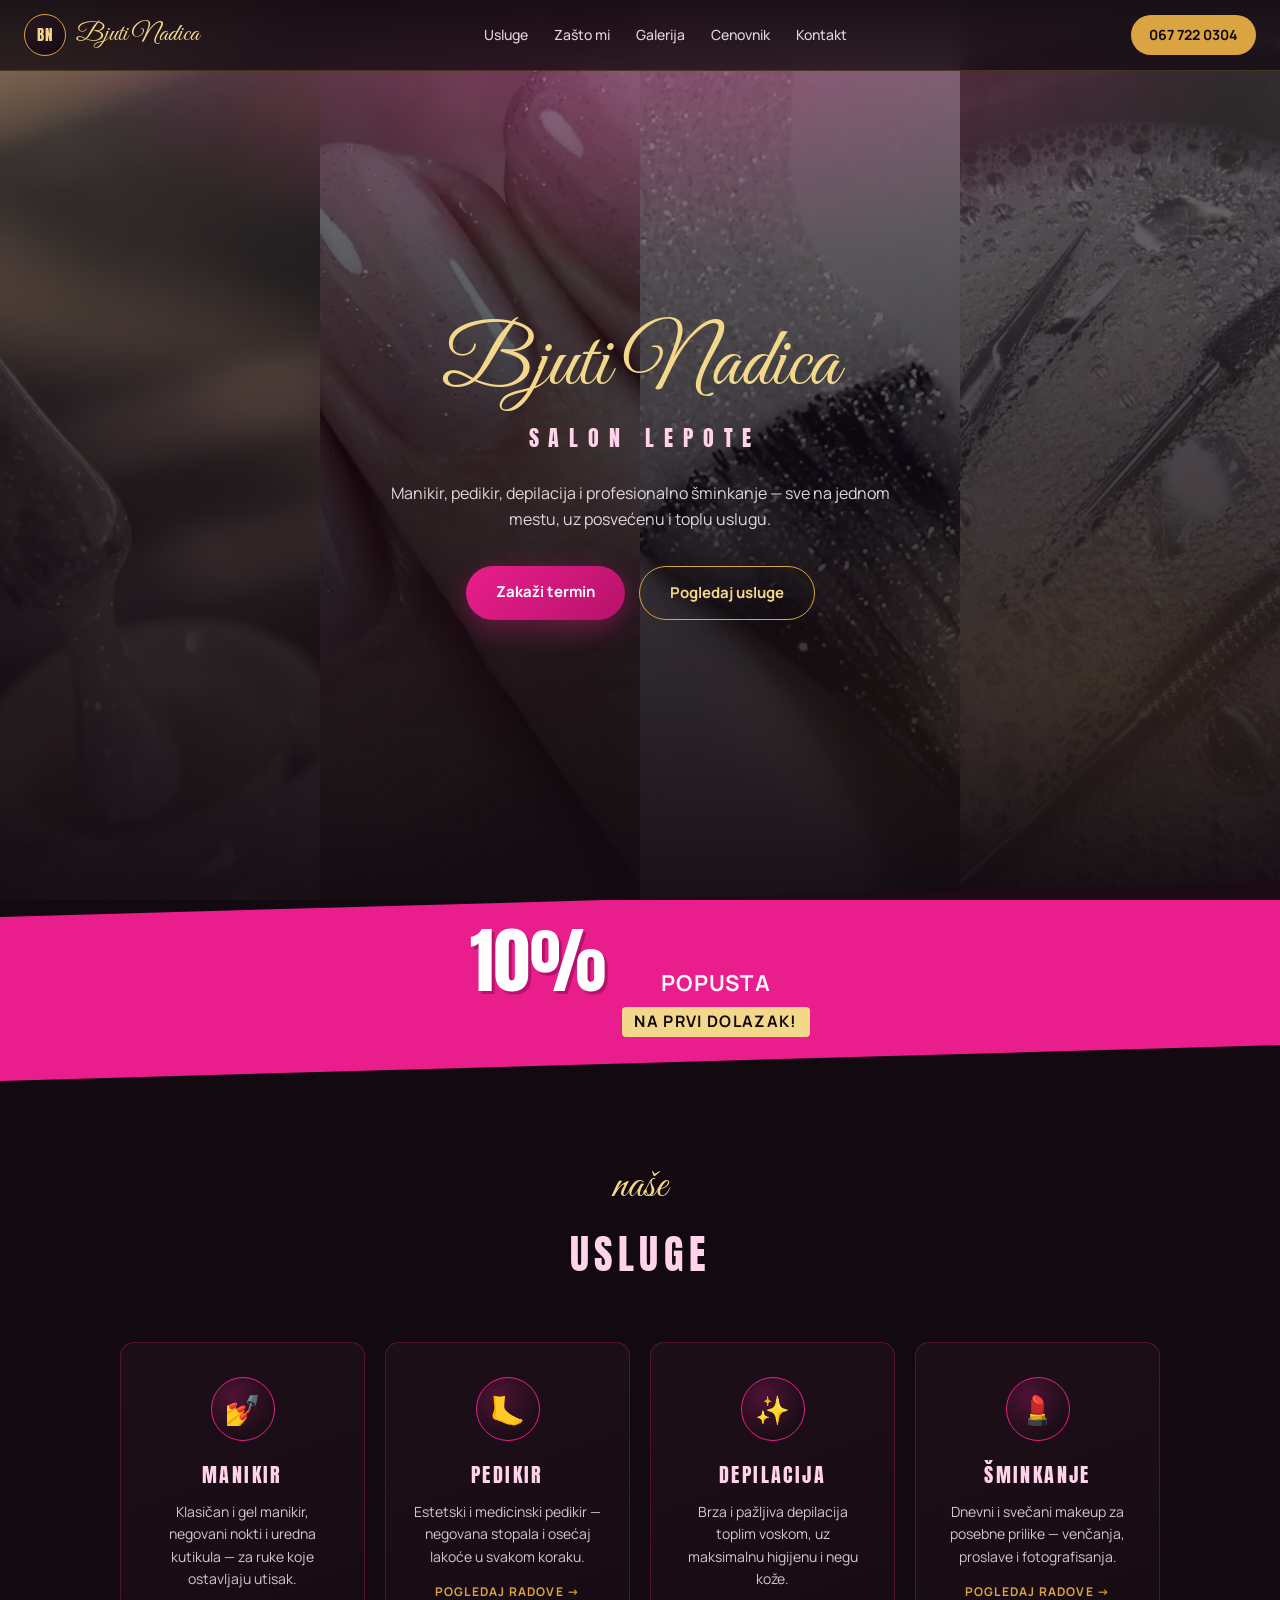
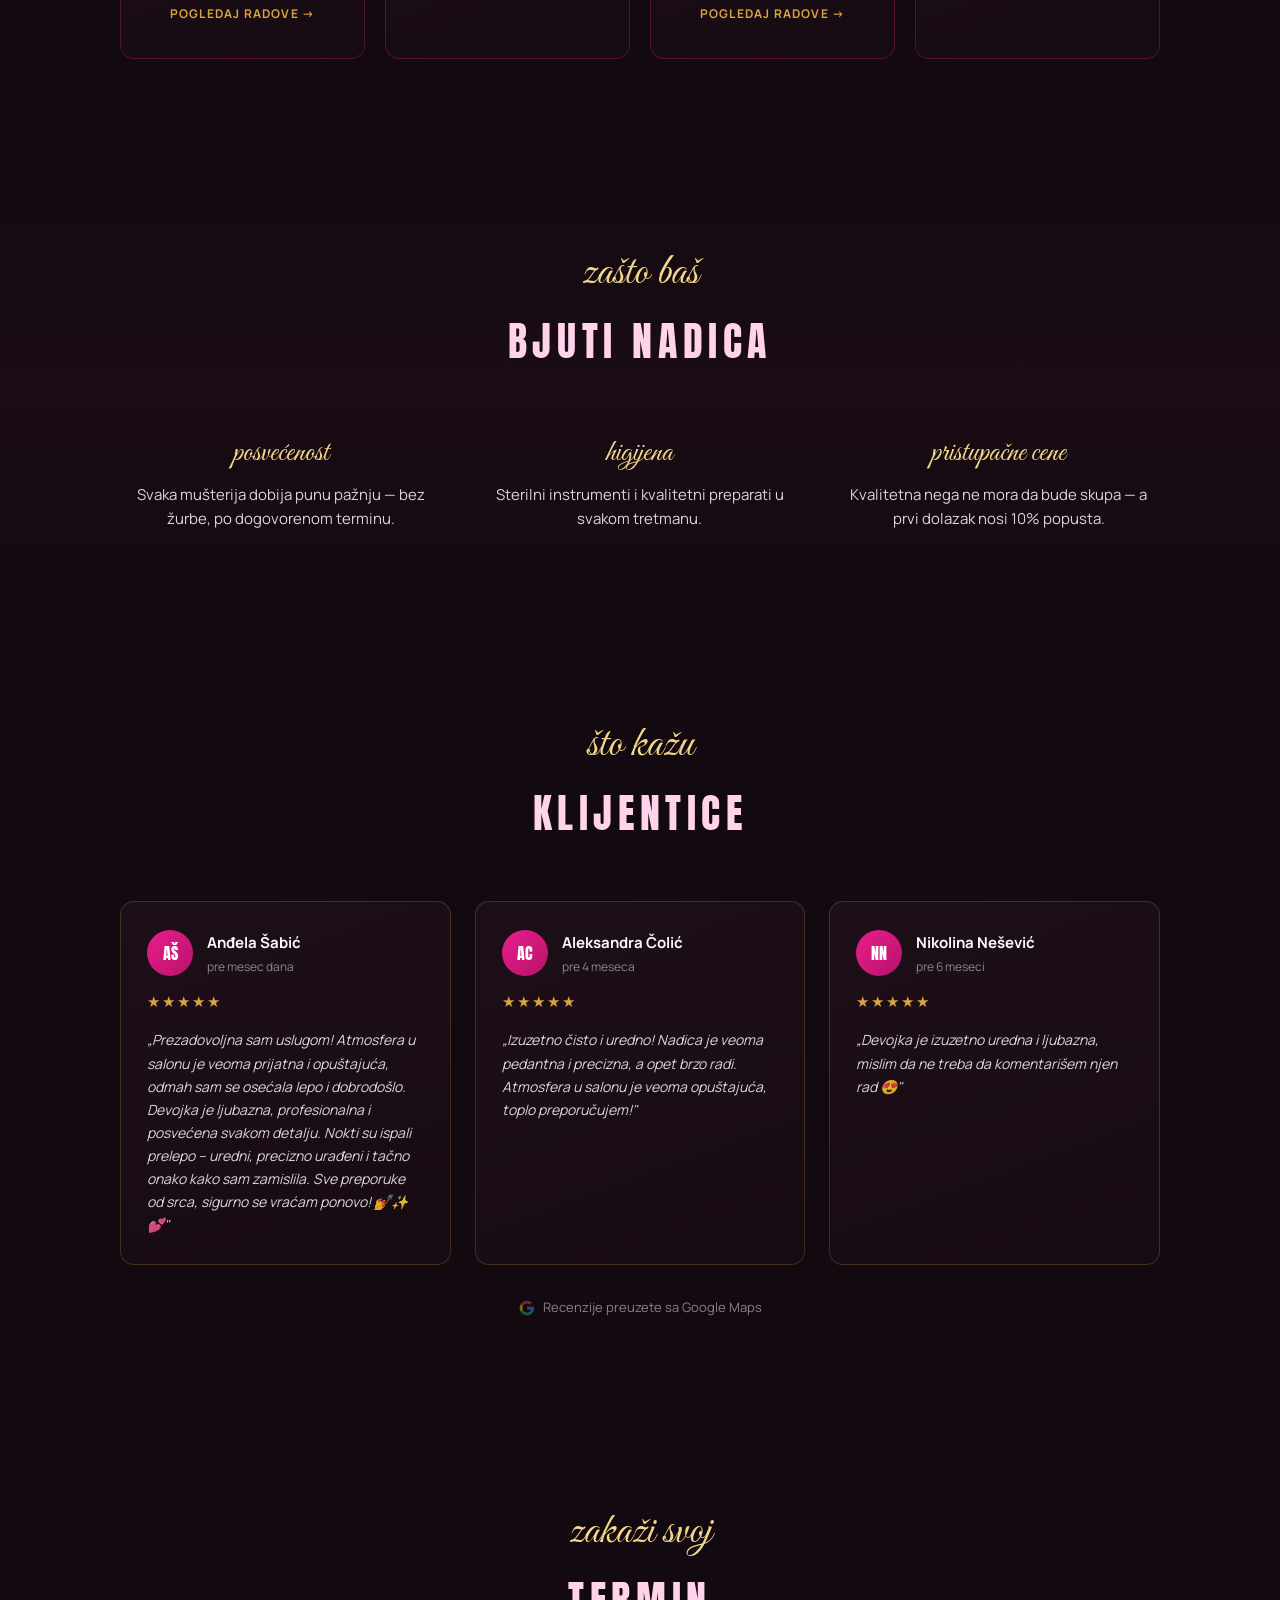
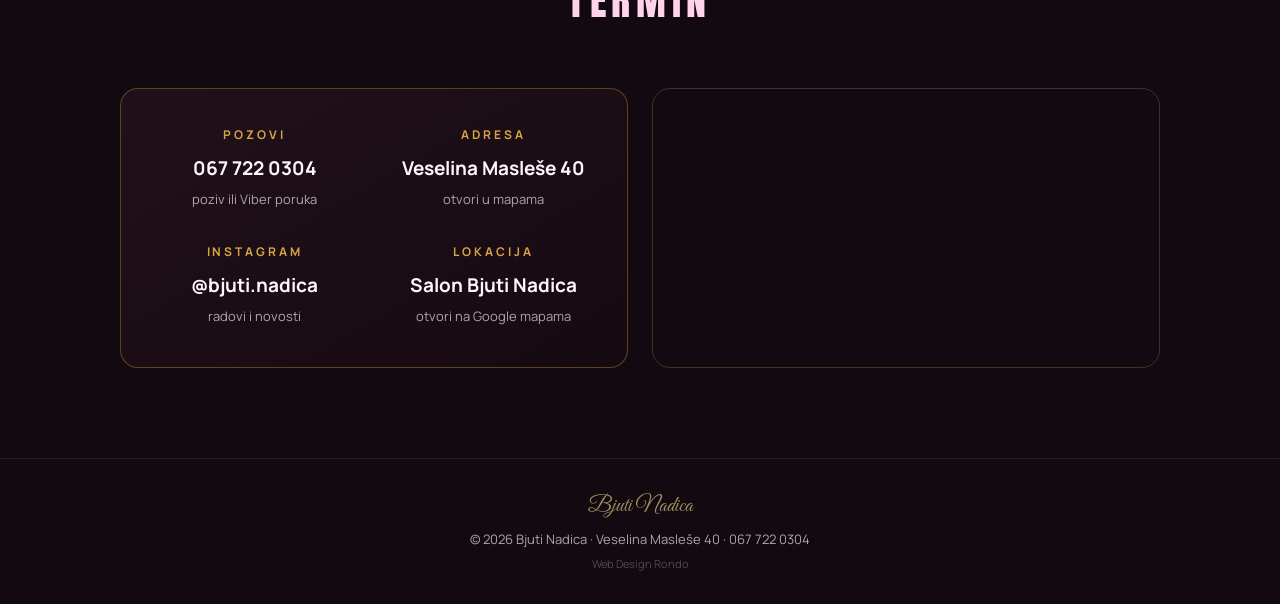
<file: index.html>
<!DOCTYPE html>
<html lang="sr">
<head>
  <meta charset="UTF-8">
  <meta name="viewport" content="width=device-width, initial-scale=1.0">
  <title>Bjuti Nadica — Manikir, Pedikir, Depilacija, Šminkanje | Veselina Masleše 40</title>
  <meta name="description" content="Bjuti Nadica — salon lepote. Manikir, pedikir, depilacija i šminkanje. 10% popusta na prvi dolazak! Veselina Masleše 40. Zakažite: 067 722 0304.">
  <meta property="og:title" content="Bjuti Nadica — Salon lepote">
  <meta property="og:description" content="Manikir, pedikir, depilacija i šminkanje. Zakažite: 067 722 0304.">
  <meta property="og:image" content="foto/hero-01.jpg">
  <meta property="og:type" content="website">
  <link rel="preconnect" href="https://fonts.googleapis.com">
  <link rel="preconnect" href="https://fonts.gstatic.com" crossorigin>
  <link rel="preload" as="image" href="foto/hero-01.jpg">
  <link rel="stylesheet" href="style.css">
</head>
<body>

<!-- HEADER -->
<header>
  <a class="logo" href="#pocetna" aria-label="Bjuti Nadica — početna">
    <span class="logo-znak">BN</span>
    <span class="logo-ime">Bjuti Nadica</span>
  </a>
  <nav id="glavna-nav" aria-label="Glavna navigacija">
    <a href="#usluge">Usluge</a>
    <a href="#zasto">Zašto mi</a>
    <a href="galerija.html">Galerija</a>
    <a href="cenovnik.html">Cenovnik</a>
    <a href="#kontakt">Kontakt</a>
  </nav>
  <a class="header-tel" href="tel:0677220304">067 722 0304</a>
  <button class="hamburger" id="hamburger" aria-label="Otvori meni" aria-expanded="false" aria-controls="glavna-nav">
    <span></span><span></span><span></span>
  </button>
</header>

<!-- HERO -->
<section class="hero" id="pocetna">
  <div class="hero-photos" aria-hidden="true">
    <img src="foto/hero-01.jpg" alt="" loading="eager">
    <img src="foto/hero-02.jpg" alt="" loading="eager">
    <img src="foto/hero-03.jpg" alt="" loading="eager">
    <img src="foto/hero-04.jpg" alt="" loading="eager">
  </div>
  <div class="hero-overlay"></div>
  <div class="hero-content">
    <div class="hero-script">Bjuti Nadica</div>
    <h1>Salon lepote</h1>
    <p>Manikir, pedikir, depilacija i profesionalno šminkanje — sve na jednom mestu, uz posvećenu i toplu uslugu.</p>
    <div class="hero-cta">
      <a class="btn btn-magenta" href="tel:0677220304">Zakaži termin</a>
      <a class="btn btn-obrub" href="#usluge">Pogledaj usluge</a>
    </div>
  </div>
</section>

<!-- POPUST TRAKA -->
<div class="popust" role="note" aria-label="Popust za prvi dolazak">
  <div class="popust-unutra">
    <span class="broj">10%</span>
    <span class="tekst">popusta<span>na prvi dolazak!</span></span>
  </div>
</div>

<!-- USLUGE -->
<section id="usluge">
  <div class="okvir">
    <div class="naslov-sekcije">
      <span class="script">naše</span>
      <h2>Usluge</h2>
    </div>
    <div class="usluge-mreza">

      <div class="usluga">
        <a href="galerija.html#manikir">
          <div class="ikona" aria-hidden="true">💅</div>
          <h3>Manikir</h3>
          <p>Klasičan i gel manikir, negovani nokti i uredna kutikula — za ruke koje ostavljaju utisak.</p>
          <span class="usluga-vidi">Pogledaj radove →</span>
        </a>
      </div>

      <div class="usluga">
        <a href="galerija.html#pedikir">
          <div class="ikona" aria-hidden="true">🦶</div>
          <h3>Pedikir</h3>
          <p>Estetski i medicinski pedikir — negovana stopala i osećaj lakoće u svakom koraku.</p>
          <span class="usluga-vidi">Pogledaj radove →</span>
        </a>
      </div>

      <div class="usluga">
        <a href="galerija.html#depilacija">
          <div class="ikona" aria-hidden="true">✨</div>
          <h3>Depilacija</h3>
          <p>Brza i pažljiva depilacija toplim voskom, uz maksimalnu higijenu i negu kože.</p>
          <span class="usluga-vidi">Pogledaj radove →</span>
        </a>
      </div>

      <div class="usluga">
        <a href="galerija.html#sminkanje">
          <div class="ikona" aria-hidden="true">💄</div>
          <h3>Šminkanje</h3>
          <p>Dnevni i svečani makeup za posebne prilike — venčanja, proslave i fotografisanja.</p>
          <span class="usluga-vidi">Pogledaj radove →</span>
        </a>
      </div>

    </div>
  </div>
</section>

<!-- ZAŠTO MI -->
<section class="zasto" id="zasto">
  <div class="okvir">
    <div class="naslov-sekcije">
      <span class="script">zašto baš</span>
      <h2>Bjuti Nadica</h2>
    </div>
    <div class="zasto-mreza">
      <div class="zasto-stavka">
        <span class="zlatno">posvećenost</span>
        <p>Svaka mušterija dobija punu pažnju — bez žurbe, po dogovorenom terminu.</p>
      </div>
      <div class="zasto-stavka">
        <span class="zlatno">higijena</span>
        <p>Sterilni instrumenti i kvalitetni preparati u svakom tretmanu.</p>
      </div>
      <div class="zasto-stavka">
        <span class="zlatno">pristupačne cene</span>
        <p>Kvalitetna nega ne mora da bude skupa — a prvi dolazak nosi 10% popusta.</p>
      </div>
    </div>
  </div>
</section>

<!-- RECENZIJE -->
<section id="recenzije">
  <div class="okvir">
    <div class="naslov-sekcije">
      <span class="script">što kažu</span>
      <h2>Klijentice</h2>
    </div>
    <div class="recenzije-mreza">

      <div class="recenzija-kartica">
        <div class="recenzija-header">
          <div class="recenzija-avatar">AŠ</div>
          <div class="recenzija-meta">
            <span class="recenzija-ime">Anđela Šabić</span>
            <span class="recenzija-datum">pre mesec dana</span>
          </div>
        </div>
        <div class="recenzija-zvezdice">★★★★★</div>
        <p class="recenzija-tekst">„Prezadovoljna sam uslugom! Atmosfera u salonu je veoma prijatna i opuštajuća, odmah sam se osećala lepo i dobrodošlo. Devojka je ljubazna, profesionalna i posvećena svakom detalju. Nokti su ispali prelepo – uredni, precizno urađeni i tačno onako kako sam zamislila. Sve preporuke od srca, sigurno se vraćam ponovo! 💅✨💕"</p>
      </div>

      <div class="recenzija-kartica">
        <div class="recenzija-header">
          <div class="recenzija-avatar">AC</div>
          <div class="recenzija-meta">
            <span class="recenzija-ime">Aleksandra Čolić</span>
            <span class="recenzija-datum">pre 4 meseca</span>
          </div>
        </div>
        <div class="recenzija-zvezdice">★★★★★</div>
        <p class="recenzija-tekst">„Izuzetno čisto i uredno! Nadica je veoma pedantna i precizna, a opet brzo radi. Atmosfera u salonu je veoma opuštajuća, toplo preporučujem!"</p>
      </div>

      <div class="recenzija-kartica">
        <div class="recenzija-header">
          <div class="recenzija-avatar">NN</div>
          <div class="recenzija-meta">
            <span class="recenzija-ime">Nikolina Nešević</span>
            <span class="recenzija-datum">pre 6 meseci</span>
          </div>
        </div>
        <div class="recenzija-zvezdice">★★★★★</div>
        <p class="recenzija-tekst">„Devojka je izuzetno uredna i ljubazna, mislim da ne treba da komentarišem njen rad 😍"</p>
      </div>

    </div>

    <div class="recenzije-google">
      <svg viewBox="0 0 24 24" fill="none" xmlns="http://www.w3.org/2000/svg">
        <path d="M22.56 12.25c0-.78-.07-1.53-.2-2.25H12v4.26h5.92c-.26 1.37-1.04 2.53-2.21 3.31v2.77h3.57c2.08-1.92 3.28-4.74 3.28-8.09z" fill="#4285F4"/>
        <path d="M12 23c2.97 0 5.46-.98 7.28-2.66l-3.57-2.77c-.98.66-2.23 1.06-3.71 1.06-2.86 0-5.29-1.93-6.16-4.53H2.18v2.84C3.99 20.53 7.7 23 12 23z" fill="#34A853"/>
        <path d="M5.84 14.09c-.22-.66-.35-1.36-.35-2.09s.13-1.43.35-2.09V7.07H2.18C1.43 8.55 1 10.22 1 12s.43 3.45 1.18 4.93l3.66-2.84z" fill="#FBBC05"/>
        <path d="M12 5.38c1.62 0 3.06.56 4.21 1.64l3.15-3.15C17.45 2.09 14.97 1 12 1 7.7 1 3.99 3.47 2.18 7.07l3.66 2.84c.87-2.6 3.3-4.53 6.16-4.53z" fill="#EA4335"/>
      </svg>
      Recenzije preuzete sa Google Maps
    </div>
  </div>
</section>

<!-- KONTAKT -->
<section id="kontakt">
  <div class="okvir">
    <div class="naslov-sekcije">
      <span class="script">zakaži svoj</span>
      <h2>Termin</h2>
    </div>
    <div class="kontakt-layout">
      <div class="kontakt-kartica">
        <div class="kontakt-stavka">
          <div class="oznaka">Pozovi</div>
          <a href="tel:0677220304">067 722 0304</a>
          <span class="malo">poziv ili Viber poruka</span>
        </div>
        <div class="kontakt-stavka">
          <div class="oznaka">Adresa</div>
          <a href="https://maps.google.com/maps/place/Salon+BJUTI+NADICA/@44.7911368,20.4891337,17z" target="_blank" rel="noopener">Veselina Masleše 40</a>
          <span class="malo">otvori u mapama</span>
        </div>
        <div class="kontakt-stavka">
          <div class="oznaka">Instagram</div>
          <a href="https://instagram.com/bjuti.nadica" target="_blank" rel="noopener">@bjuti.nadica</a>
          <span class="malo">radovi i novosti</span>
        </div>
        <div class="kontakt-stavka">
          <div class="oznaka">Lokacija</div>
          <a href="https://maps.app.goo.gl/c4eHhGCL75HrCno17" target="_blank" rel="noopener">Salon Bjuti Nadica</a>
          <span class="malo">otvori na Google mapama</span>
        </div>
      </div>
      <div class="kontakt-mapa">
        <iframe
          src="https://www.google.com/maps/embed?pb=!1m18!1m12!1m3!1d2832.4!2d20.4865588!3d44.7911368!2m3!1f0!2f0!3f0!3m2!1i1024!2i768!4f13.1!3m3!1m2!1s0x4847e7955e5235fb%3A0x3e3a062f18f76dd9!2sSalon%20BJUTI%20NADICA!5e0!3m2!1ssr!2srs!4v1720000000000!5m2!1ssr!2srs"
          title="Lokacija salona Bjuti Nadica"
          loading="lazy"
          referrerpolicy="no-referrer-when-downgrade"
          allowfullscreen>
        </iframe>
      </div>
    </div>
  </div>
</section>

<footer>
  <span class="script">Bjuti Nadica</span>
  © 2026 Bjuti Nadica · Veselina Masleše 40 · 067 722 0304
  <br><span style="font-size:11px;opacity:.4;margin-top:6px;display:inline-block;">Web Design <a href="https://rondo.rs" target="_blank" rel="noopener" style="color:inherit;text-decoration:none;opacity:1;">Rondo</a></span>
</footer>

<script>
(function() {
  var btn = document.getElementById('hamburger');
  var nav = document.getElementById('glavna-nav');
  btn.addEventListener('click', function() {
    var open = nav.classList.toggle('nav-open');
    btn.setAttribute('aria-expanded', open);
    btn.classList.toggle('is-open', open);
    document.body.classList.toggle('nav-overlay', open);
  });
  nav.querySelectorAll('a').forEach(function(link) {
    link.addEventListener('click', function() {
      nav.classList.remove('nav-open');
      btn.setAttribute('aria-expanded', 'false');
      btn.classList.remove('is-open');
      document.body.classList.remove('nav-overlay');
    });
  });
})();
</script>
</body>
</html>
</file>
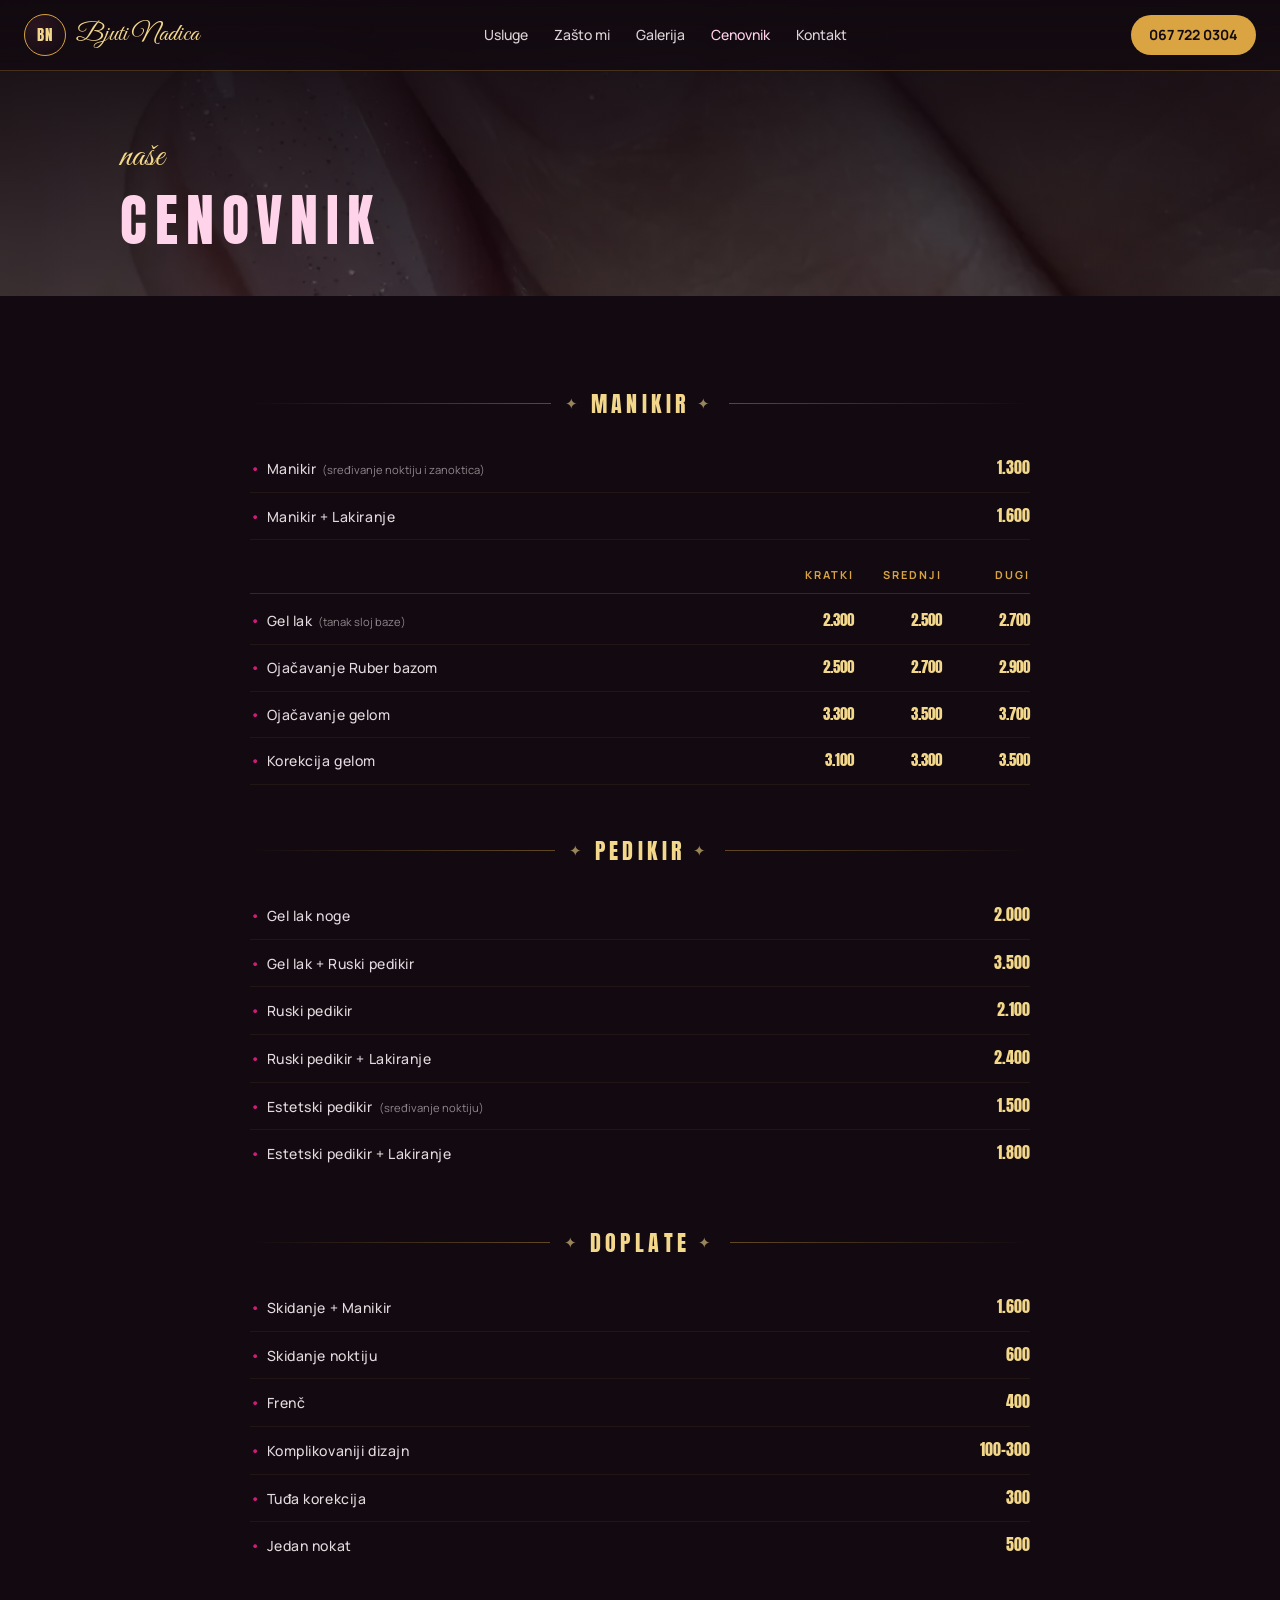
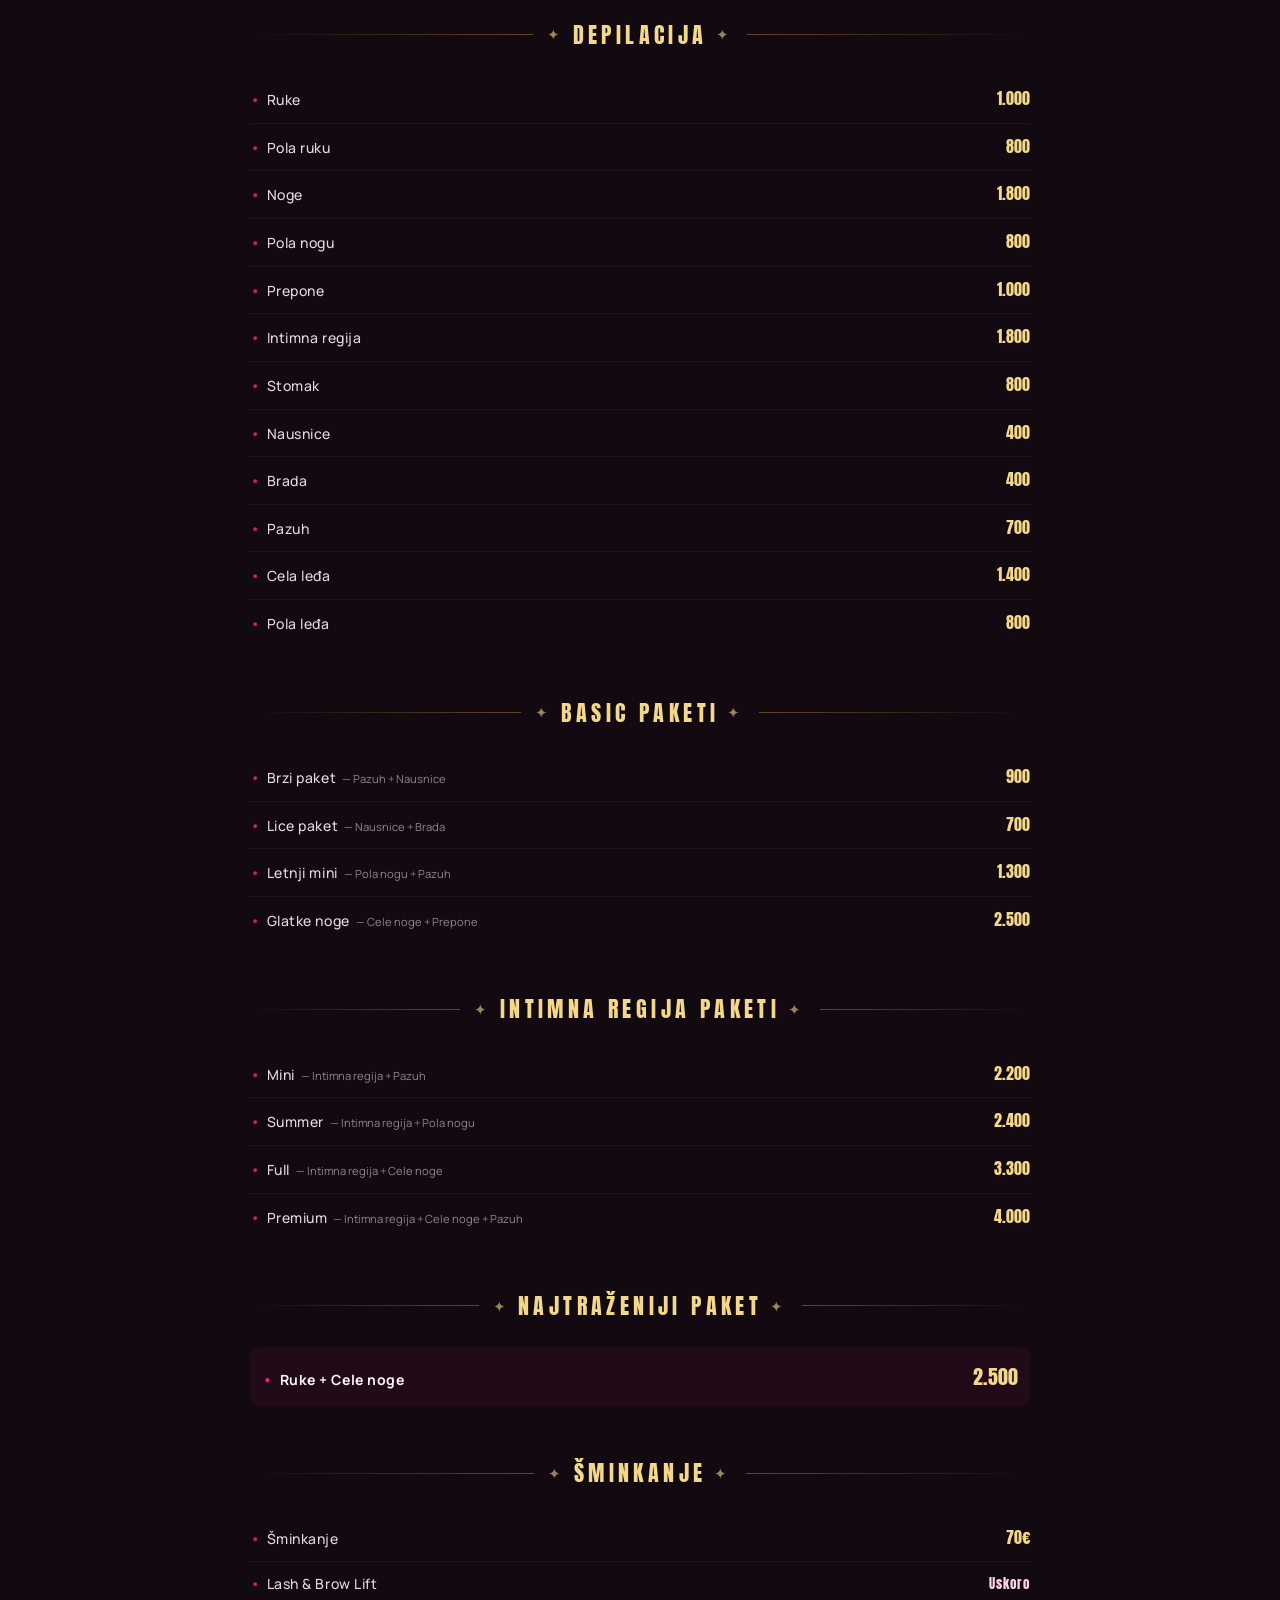
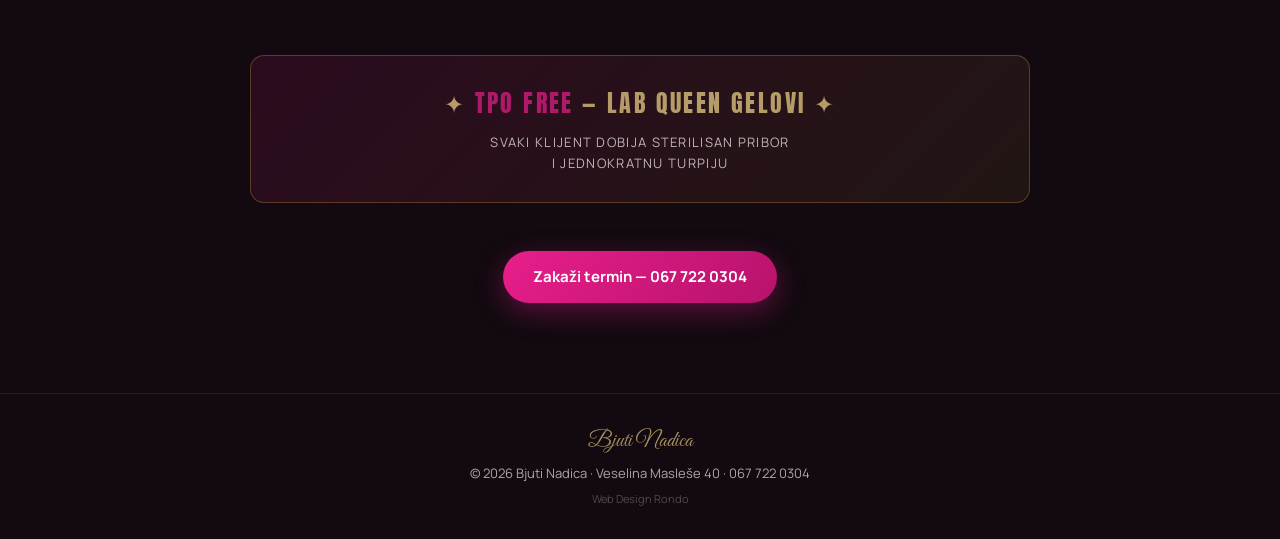
<file: cenovnik.html>
<!DOCTYPE html>
<html lang="sr">
<head>
  <meta charset="UTF-8">
  <meta name="viewport" content="width=device-width, initial-scale=1.0">
  <title>Cenovnik — Bjuti Nadica</title>
  <meta name="description" content="Cenovnik usluga salona Bjuti Nadica — manikir, pedikir, depilacija, šminkanje. Veselina Masleše 40, Beograd.">
  <link rel="preconnect" href="https://fonts.googleapis.com">
  <link rel="preconnect" href="https://fonts.gstatic.com" crossorigin>
  <link rel="stylesheet" href="style.css">
</head>
<body>

<!-- HEADER -->
<header>
  <a class="logo" href="index.html" aria-label="Bjuti Nadica — početna">
    <span class="logo-znak">BN</span>
    <span class="logo-ime">Bjuti Nadica</span>
  </a>
  <nav id="glavna-nav" aria-label="Glavna navigacija">
    <a href="index.html#usluge">Usluge</a>
    <a href="index.html#zasto">Zašto mi</a>
    <a href="galerija.html">Galerija</a>
    <a href="cenovnik.html" class="active">Cenovnik</a>
    <a href="index.html#kontakt">Kontakt</a>
  </nav>
  <a class="header-tel" href="tel:0677220304">067 722 0304</a>
  <button class="hamburger" id="hamburger" aria-label="Otvori meni" aria-expanded="false" aria-controls="glavna-nav">
    <span></span><span></span><span></span>
  </button>
</header>

<!-- HERO -->
<div class="cenovnik-hero">
  <div class="okvir">
    <span class="naslov-sekcije" style="text-align:left;margin-bottom:.4rem;display:block;">
      <span class="script" style="font-size:clamp(24px,3.5vw,36px);">naše</span>
    </span>
    <h1 style="font-family:var(--display);font-size:clamp(32px,6vw,56px);letter-spacing:.14em;text-transform:uppercase;color:var(--roze);font-weight:400;line-height:1;">Cenovnik</h1>
  </div>
</div>

<!-- SADRŽAJ -->
<section>
  <div class="okvir" style="max-width:780px;">

    <!-- ══════════════ MANIKIR ══════════════ -->
    <div class="cenovnik-blok">
      <div class="cenovnik-kategorija">
        <span class="cenovnik-kategorija-naziv">Manikir</span>
      </div>

      <div class="cenovnik-red">
        <span class="cenovnik-naziv">Manikir <small>(sređivanje noktiju i zanoktica)</small></span>
        <span class="cenovnik-cena">1.300</span>
      </div>
      <div class="cenovnik-red">
        <span class="cenovnik-naziv">Manikir + Lakiranje</span>
        <span class="cenovnik-cena">1.600</span>
      </div>

      <!-- tabela kratki/srednji/dugi -->
      <div class="cenovnik-tabela-header" style="margin-top:1.2rem;">
        <span></span>
        <span>Kratki</span>
        <span>Srednji</span>
        <span>Dugi</span>
      </div>
      <div class="cenovnik-red-tabela">
        <span class="cenovnik-naziv">Gel lak <small>(tanak sloj baze)</small></span>
        <span class="cenovnik-cena">2.300</span>
        <span class="cenovnik-cena">2.500</span>
        <span class="cenovnik-cena">2.700</span>
      </div>
      <div class="cenovnik-red-tabela">
        <span class="cenovnik-naziv">Ojačavanje Ruber bazom</span>
        <span class="cenovnik-cena">2.500</span>
        <span class="cenovnik-cena">2.700</span>
        <span class="cenovnik-cena">2.900</span>
      </div>
      <div class="cenovnik-red-tabela">
        <span class="cenovnik-naziv">Ojačavanje gelom</span>
        <span class="cenovnik-cena">3.300</span>
        <span class="cenovnik-cena">3.500</span>
        <span class="cenovnik-cena">3.700</span>
      </div>
      <div class="cenovnik-red-tabela">
        <span class="cenovnik-naziv">Korekcija gelom</span>
        <span class="cenovnik-cena">3.100</span>
        <span class="cenovnik-cena">3.300</span>
        <span class="cenovnik-cena">3.500</span>
      </div>
    </div>

    <!-- ══════════════ PEDIKIR ══════════════ -->
    <div class="cenovnik-blok">
      <div class="cenovnik-kategorija">
        <span class="cenovnik-kategorija-naziv">Pedikir</span>
      </div>

      <div class="cenovnik-red">
        <span class="cenovnik-naziv">Gel lak noge</span>
        <span class="cenovnik-cena">2.000</span>
      </div>
      <div class="cenovnik-red">
        <span class="cenovnik-naziv">Gel lak + Ruski pedikir</span>
        <span class="cenovnik-cena">3.500</span>
      </div>
      <div class="cenovnik-red">
        <span class="cenovnik-naziv">Ruski pedikir</span>
        <span class="cenovnik-cena">2.100</span>
      </div>
      <div class="cenovnik-red">
        <span class="cenovnik-naziv">Ruski pedikir + Lakiranje</span>
        <span class="cenovnik-cena">2.400</span>
      </div>
      <div class="cenovnik-red">
        <span class="cenovnik-naziv">Estetski pedikir <small>(sređivanje noktiju)</small></span>
        <span class="cenovnik-cena">1.500</span>
      </div>
      <div class="cenovnik-red">
        <span class="cenovnik-naziv">Estetski pedikir + Lakiranje</span>
        <span class="cenovnik-cena">1.800</span>
      </div>
    </div>

    <!-- ══════════════ DOPLATE ══════════════ -->
    <div class="cenovnik-blok">
      <div class="cenovnik-kategorija">
        <span class="cenovnik-kategorija-naziv">Doplate</span>
      </div>

      <div class="cenovnik-red">
        <span class="cenovnik-naziv">Skidanje + Manikir</span>
        <span class="cenovnik-cena">1.600</span>
      </div>
      <div class="cenovnik-red">
        <span class="cenovnik-naziv">Skidanje noktiju</span>
        <span class="cenovnik-cena">600</span>
      </div>
      <div class="cenovnik-red">
        <span class="cenovnik-naziv">Frenč</span>
        <span class="cenovnik-cena">400</span>
      </div>
      <div class="cenovnik-red">
        <span class="cenovnik-naziv">Komplikovaniji dizajn</span>
        <span class="cenovnik-cena">100–300</span>
      </div>
      <div class="cenovnik-red">
        <span class="cenovnik-naziv">Tuđa korekcija</span>
        <span class="cenovnik-cena">300</span>
      </div>
      <div class="cenovnik-red">
        <span class="cenovnik-naziv">Jedan nokat</span>
        <span class="cenovnik-cena">500</span>
      </div>
    </div>

    <!-- ══════════════ DEPILACIJA ══════════════ -->
    <div class="cenovnik-blok">
      <div class="cenovnik-kategorija">
        <span class="cenovnik-kategorija-naziv">Depilacija</span>
      </div>

      <div class="cenovnik-red">
        <span class="cenovnik-naziv">Ruke</span>
        <span class="cenovnik-cena">1.000</span>
      </div>
      <div class="cenovnik-red">
        <span class="cenovnik-naziv">Pola ruku</span>
        <span class="cenovnik-cena">800</span>
      </div>
      <div class="cenovnik-red">
        <span class="cenovnik-naziv">Noge</span>
        <span class="cenovnik-cena">1.800</span>
      </div>
      <div class="cenovnik-red">
        <span class="cenovnik-naziv">Pola nogu</span>
        <span class="cenovnik-cena">800</span>
      </div>
      <div class="cenovnik-red">
        <span class="cenovnik-naziv">Prepone</span>
        <span class="cenovnik-cena">1.000</span>
      </div>
      <div class="cenovnik-red">
        <span class="cenovnik-naziv">Intimna regija</span>
        <span class="cenovnik-cena">1.800</span>
      </div>
      <div class="cenovnik-red">
        <span class="cenovnik-naziv">Stomak</span>
        <span class="cenovnik-cena">800</span>
      </div>
      <div class="cenovnik-red">
        <span class="cenovnik-naziv">Nausnice</span>
        <span class="cenovnik-cena">400</span>
      </div>
      <div class="cenovnik-red">
        <span class="cenovnik-naziv">Brada</span>
        <span class="cenovnik-cena">400</span>
      </div>
      <div class="cenovnik-red">
        <span class="cenovnik-naziv">Pazuh</span>
        <span class="cenovnik-cena">700</span>
      </div>
      <div class="cenovnik-red">
        <span class="cenovnik-naziv">Cela leđa</span>
        <span class="cenovnik-cena">1.400</span>
      </div>
      <div class="cenovnik-red">
        <span class="cenovnik-naziv">Pola leđa</span>
        <span class="cenovnik-cena">800</span>
      </div>
    </div>

    <!-- ══════════════ BASIC PAKETI ══════════════ -->
    <div class="cenovnik-blok">
      <div class="cenovnik-kategorija">
        <span class="cenovnik-kategorija-naziv">Basic paketi</span>
      </div>

      <div class="cenovnik-red">
        <span class="cenovnik-naziv">Brzi paket <small>— Pazuh + Nausnice</small></span>
        <span class="cenovnik-cena">900</span>
      </div>
      <div class="cenovnik-red">
        <span class="cenovnik-naziv">Lice paket <small>— Nausnice + Brada</small></span>
        <span class="cenovnik-cena">700</span>
      </div>
      <div class="cenovnik-red">
        <span class="cenovnik-naziv">Letnji mini <small>— Pola nogu + Pazuh</small></span>
        <span class="cenovnik-cena">1.300</span>
      </div>
      <div class="cenovnik-red">
        <span class="cenovnik-naziv">Glatke noge <small>— Cele noge + Prepone</small></span>
        <span class="cenovnik-cena">2.500</span>
      </div>
    </div>

    <!-- ══════════════ INTIMNA REGIJA PAKETI ══════════════ -->
    <div class="cenovnik-blok">
      <div class="cenovnik-kategorija">
        <span class="cenovnik-kategorija-naziv">Intimna regija paketi</span>
      </div>

      <div class="cenovnik-red">
        <span class="cenovnik-naziv">Mini <small>— Intimna regija + Pazuh</small></span>
        <span class="cenovnik-cena">2.200</span>
      </div>
      <div class="cenovnik-red">
        <span class="cenovnik-naziv">Summer <small>— Intimna regija + Pola nogu</small></span>
        <span class="cenovnik-cena">2.400</span>
      </div>
      <div class="cenovnik-red">
        <span class="cenovnik-naziv">Full <small>— Intimna regija + Cele noge</small></span>
        <span class="cenovnik-cena">3.300</span>
      </div>
      <div class="cenovnik-red">
        <span class="cenovnik-naziv">Premium <small>— Intimna regija + Cele noge + Pazuh</small></span>
        <span class="cenovnik-cena">4.000</span>
      </div>
    </div>

    <!-- ══════════════ NAJTRAŽENIJI PAKET ══════════════ -->
    <div class="cenovnik-blok">
      <div class="cenovnik-kategorija">
        <span class="cenovnik-kategorija-naziv">Najtraženiji paket</span>
      </div>

      <div class="cenovnik-red" style="background:rgba(233,30,140,.07);border-radius:10px;padding:14px 12px;border-bottom:none;">
        <span class="cenovnik-naziv" style="font-weight:700;opacity:1;">Ruke + Cele noge</span>
        <span class="cenovnik-cena" style="font-size:20px;">2.500</span>
      </div>
    </div>

    <!-- ══════════════ ŠMINKANJE ══════════════ -->
    <div class="cenovnik-blok">
      <div class="cenovnik-kategorija">
        <span class="cenovnik-kategorija-naziv">Šminkanje</span>
      </div>

      <div class="cenovnik-red">
        <span class="cenovnik-naziv">Šminkanje</span>
        <span class="cenovnik-cena">70€</span>
      </div>
      <div class="cenovnik-red">
        <span class="cenovnik-naziv">Lash &amp; Brow Lift</span>
        <span class="cenovnik-cena" style="color:var(--roze);font-size:13px;letter-spacing:.08em;">Uskoro</span>
      </div>
    </div>

    <!-- NOTA -->
    <div class="cenovnik-nota">
      <p class="tpo">✦ <span>TPO FREE</span> — Lab Queen gelovi ✦</p>
      <p>Svaki klijent dobija sterilisan pribor<br>i jednokratnu turpiju</p>
    </div>

    <!-- CTA -->
    <div style="text-align:center;margin-top:3rem;">
      <a class="btn btn-magenta" href="tel:0677220304">Zakaži termin — 067 722 0304</a>
    </div>

  </div>
</section>

<footer>
  <span class="script">Bjuti Nadica</span>
  © 2026 Bjuti Nadica · Veselina Masleše 40 · 067 722 0304
  <br><span style="font-size:11px;opacity:.4;margin-top:6px;display:inline-block;">Web Design <a href="https://rondo.rs" target="_blank" rel="noopener" style="color:inherit;text-decoration:none;opacity:1;">Rondo</a></span>
</footer>

<script>
(function() {
  var btn = document.getElementById('hamburger');
  var nav = document.getElementById('glavna-nav');
  btn.addEventListener('click', function() {
    var open = nav.classList.toggle('nav-open');
    btn.setAttribute('aria-expanded', open);
    btn.classList.toggle('is-open', open);
    document.body.classList.toggle('nav-overlay', open);
  });
  nav.querySelectorAll('a').forEach(function(link) {
    link.addEventListener('click', function() {
      nav.classList.remove('nav-open');
      btn.setAttribute('aria-expanded', 'false');
      btn.classList.remove('is-open');
      document.body.classList.remove('nav-overlay');
    });
  });
})();
</script>
</body>
</html>
</file>
<file: style.css>
@import url('https://fonts.googleapis.com/css2?family=Anton&family=Great+Vibes&family=Manrope:wght@400;500;700&display=swap');

:root {
  --crna: #120a10;
  --crna-2: #1d0f18;
  --magenta: #e91e8c;
  --magenta-tamna: #b7126b;
  --roze: #ffd3ea;
  --zlatna: #d9a441;
  --zlatna-svetla: #f3d78a;
  --bela: #fff7fb;
  --display: 'Anton', sans-serif;
  --script: 'Great Vibes', cursive;
  --body: 'Manrope', sans-serif;
  --radius: 14px;
  --transition: 0.2s;
}

*, *::before, *::after { margin: 0; padding: 0; box-sizing: border-box; }
html { scroll-behavior: smooth; }
@media (prefers-reduced-motion: reduce) {
  html { scroll-behavior: auto; }
  *, *::before, *::after { animation: none !important; transition: none !important; }
}
body {
  font-family: var(--body);
  background: var(--crna);
  color: var(--bela);
  line-height: 1.6;
  overflow-x: hidden;
}
a { color: inherit; }
img { max-width: 100%; display: block; }
a:focus-visible { outline: 2px solid var(--zlatna); outline-offset: 3px; border-radius: 2px; }

/* ─── HEADER ─── */
header {
  position: fixed; inset: 0 0 auto 0; z-index: 100;
  display: flex; align-items: center; justify-content: space-between;
  padding: 14px 24px;
  background: linear-gradient(to bottom, rgba(18,10,16,.92), rgba(18,10,16,.75));
  backdrop-filter: blur(10px);
  border-bottom: 1px solid rgba(217,164,65,.25);
}
.logo { display: flex; align-items: center; gap: 10px; text-decoration: none; }
.logo-znak {
  width: 42px; height: 42px; border-radius: 50%;
  border: 1.5px solid var(--zlatna);
  display: grid; place-items: center;
  font-family: var(--display); font-size: 15px; letter-spacing: 1px;
  color: var(--zlatna-svetla);
  background: radial-gradient(circle at 30% 30%, #2a1520, #120a10);
  flex-shrink: 0;
}
.logo-ime { font-family: var(--script); font-size: 26px; color: var(--zlatna-svetla); }
nav { display: flex; gap: 26px; font-size: 14px; font-weight: 500; }
nav a { text-decoration: none; opacity: .85; transition: var(--transition); }
nav a:hover, nav a:focus-visible, nav a.active { opacity: 1; color: var(--roze); }
.header-tel {
  text-decoration: none; font-weight: 700; font-size: 14px;
  color: var(--crna); background: var(--zlatna);
  padding: 9px 18px; border-radius: 99px;
  transition: var(--transition); white-space: nowrap;
}
.header-tel:hover { background: var(--zlatna-svetla); }
/* ─── HAMBURGER ─── */
.hamburger {
  display: none;
  flex-direction: column; justify-content: center; align-items: center; gap: 5px;
  width: 40px; height: 40px; padding: 6px;
  background: none; border: none; cursor: pointer;
  z-index: 60;
}
.hamburger span {
  display: block; width: 22px; height: 2px;
  background: var(--zlatna-svetla);
  border-radius: 2px;
  transition: transform 0.25s, opacity 0.25s;
  transform-origin: center;
}
.hamburger.is-open span:nth-child(1) { transform: translateY(7px) rotate(45deg); }
.hamburger.is-open span:nth-child(2) { opacity: 0; }
.hamburger.is-open span:nth-child(3) { transform: translateY(-7px) rotate(-45deg); }

@media (max-width: 760px) {
  .hamburger { display: flex; }
  .header-tel { display: none; }
  nav {
    display: flex; flex-direction: column; gap: 0;
    position: fixed; inset: 0 0 0 30%;
    background: rgba(18,10,16,.97);
    backdrop-filter: blur(12px);
    border-left: 1px solid rgba(217,164,65,.2);
    padding: 80px 32px 40px;
    transform: translateX(100%);
    transition: transform 0.28s cubic-bezier(.4,0,.2,1);
    z-index: 99;
  }
  nav.nav-open { transform: translateX(0); }
  nav a { font-size: 18px; padding: 14px 0; border-bottom: 1px solid rgba(255,255,255,.06); opacity: .9; }
  nav a:last-child { border-bottom: none; }
  body.nav-overlay::before {
    content: ""; position: fixed; inset: 0;
    background: rgba(0,0,0,.55); z-index: 98;
  }
}

/* ─── HERO ─── */
.hero {
  min-height: 100svh;
  display: flex; flex-direction: column; align-items: center; justify-content: center;
  text-align: center; position: relative;
  padding: 120px 24px 80px;
  overflow: hidden;
}
.hero::after {
  content: ""; position: absolute; left: 50%; bottom: 0; transform: translateX(-50%);
  width: min(560px, 80%); height: 1px;
  background: linear-gradient(to right, transparent, var(--zlatna), transparent);
}

/* 4 hero fotografije */
.hero-photos {
  position: absolute; inset: 0;
  display: grid; grid-template-columns: repeat(4, 1fr);
  z-index: 0;
}
.hero-photos img {
  width: 100%; height: 100%;
  object-fit: cover; object-position: center top;
}

/* overlay: tamni gradient + magenta sjaj */
.hero-overlay {
  position: absolute; inset: 0; z-index: 1;
  background:
    radial-gradient(ellipse 80% 55% at 50% -5%, rgba(233,30,140,.38), transparent 65%),
    radial-gradient(ellipse 45% 35% at 85% 75%, rgba(217,164,65,.1), transparent 70%),
    linear-gradient(to bottom, rgba(18,10,16,.45) 0%, rgba(18,10,16,.72) 50%, rgba(18,10,16,.96) 100%);
}

.hero-content { position: relative; z-index: 2; }

.hero-script {
  font-family: var(--script);
  font-size: clamp(44px, 9vw, 84px);
  color: var(--zlatna-svetla);
  line-height: 1.1;
}
.hero h1 {
  font-family: var(--display);
  font-size: clamp(15px, 2.6vw, 22px);
  letter-spacing: .45em; text-indent: .45em;
  color: var(--roze);
  margin: 8px 0 26px;
  text-transform: uppercase;
  font-weight: 400;
}
.hero p { max-width: 520px; opacity: .85; font-size: 16px; }
.hero-cta { display: flex; gap: 14px; margin-top: 34px; flex-wrap: wrap; justify-content: center; }

/* ─── DUGMAD ─── */
.btn {
  text-decoration: none; font-weight: 700; font-size: 15px;
  padding: 14px 30px; border-radius: 99px; transition: var(--transition);
  display: inline-block;
}
.btn-magenta {
  background: linear-gradient(135deg, var(--magenta), var(--magenta-tamna));
  color: #fff; box-shadow: 0 8px 28px rgba(233,30,140,.35);
}
.btn-magenta:hover { transform: translateY(-2px); box-shadow: 0 12px 34px rgba(233,30,140,.5); }
.btn-obrub { border: 1.5px solid var(--zlatna); color: var(--zlatna-svetla); }
.btn-obrub:hover { background: rgba(217,164,65,.12); }

/* ─── POPUST TRAKA ─── */
.popust {
  position: relative; margin: -1px 0;
  padding: 26px 24px;
  background: var(--magenta);
  transform: skewY(-1.6deg);
  overflow: hidden;
}
.popust-unutra {
  transform: skewY(1.6deg);
  display: flex; align-items: baseline; justify-content: center;
  gap: 16px; flex-wrap: wrap; text-align: center;
}
.popust .broj {
  font-family: var(--display);
  font-size: clamp(44px, 7vw, 72px);
  color: #fff; line-height: 1;
  text-shadow: 3px 3px 0 var(--magenta-tamna);
}
.popust .tekst {
  font-weight: 700; font-size: clamp(16px, 2.4vw, 22px);
  letter-spacing: .06em; text-transform: uppercase;
}
.popust .tekst span {
  display: block; font-size: .72em; color: var(--crna);
  background: var(--zlatna-svetla); padding: 2px 12px;
  border-radius: 4px; margin-top: 6px;
}

/* ─── SEKCIJE ─── */
section { padding: 90px 24px; }
.okvir { max-width: 1040px; margin: 0 auto; }
.naslov-sekcije { text-align: center; margin-bottom: 56px; }
.naslov-sekcije .script {
  font-family: var(--script);
  font-size: clamp(30px, 4.5vw, 44px);
  color: var(--zlatna-svetla);
}
.naslov-sekcije h2 {
  font-family: var(--display); font-weight: 400;
  font-size: clamp(26px, 4.5vw, 40px);
  letter-spacing: .14em; text-transform: uppercase; color: var(--roze);
}

/* ─── USLUGE ─── */
.usluge-mreza {
  display: grid; grid-template-columns: repeat(auto-fit, minmax(220px, 1fr)); gap: 20px;
}
.usluga {
  background: linear-gradient(160deg, var(--crna-2), #170b13);
  border: 1px solid rgba(233,30,140,.28);
  border-radius: var(--radius);
  padding: 34px 26px;
  text-align: center;
  transition: .25s;
  position: relative;
}
.usluga:hover {
  transform: translateY(-6px);
  border-color: var(--magenta);
  box-shadow: 0 14px 38px rgba(233,30,140,.22);
}
.usluga a {
  text-decoration: none;
  display: flex; flex-direction: column; align-items: center;
}
.usluga .ikona {
  width: 64px; height: 64px; margin: 0 auto 18px; border-radius: 50%;
  border: 1.5px solid var(--magenta);
  display: grid; place-items: center; font-size: 28px;
  background: radial-gradient(circle at 35% 30%, rgba(233,30,140,.25), transparent 70%);
}
.usluga h3 {
  font-family: var(--display); font-weight: 400;
  font-size: 20px; letter-spacing: .12em; text-transform: uppercase;
  color: var(--roze); margin-bottom: 10px;
}
.usluga p { font-size: 14px; opacity: .8; }
.usluga-vidi {
  display: inline-block; margin-top: 14px;
  font-size: 12px; font-weight: 700; letter-spacing: .1em;
  text-transform: uppercase; color: var(--zlatna);
}

/* ─── ZAŠTO MI ─── */
.zasto { background: linear-gradient(to bottom, var(--crna), #1a0c15, var(--crna)); }
.zasto-mreza {
  display: grid; grid-template-columns: repeat(auto-fit, minmax(240px, 1fr));
  gap: 36px; text-align: center;
}
.zasto-stavka .zlatno {
  color: var(--zlatna-svetla); font-family: var(--script);
  font-size: 30px; display: block; margin-bottom: 6px;
}
.zasto-stavka p { font-size: 15px; opacity: .85; }

/* ─── RECENZIJE ─── */
.recenzije-mreza {
  display: grid;
  grid-template-columns: repeat(auto-fit, minmax(280px, 1fr));
  gap: 24px;
}
.recenzija-kartica {
  background: linear-gradient(160deg, var(--crna-2), #170b13);
  border: 1px solid rgba(217,164,65,.22);
  border-radius: var(--radius);
  padding: 28px 26px;
  display: flex;
  flex-direction: column;
  gap: 14px;
  transition: .25s;
}
.recenzija-kartica:hover {
  border-color: rgba(217,164,65,.45);
  transform: translateY(-4px);
}
.recenzija-header {
  display: flex;
  align-items: center;
  gap: 14px;
}
.recenzija-avatar {
  width: 46px; height: 46px;
  border-radius: 50%;
  background: linear-gradient(135deg, var(--magenta), var(--magenta-tamna));
  display: grid; place-items: center;
  font-family: var(--display);
  font-size: 16px;
  color: #fff;
  flex-shrink: 0;
}
.recenzija-meta { display: flex; flex-direction: column; gap: 2px; }
.recenzija-ime { font-weight: 700; font-size: 15px; color: var(--bela); }
.recenzija-datum { font-size: 12px; opacity: .5; }
.recenzija-zvezdice { color: var(--zlatna); font-size: 15px; letter-spacing: 2px; }
.recenzija-tekst { font-size: 14px; opacity: .85; line-height: 1.65; font-style: italic; }
.recenzije-google {
  display: flex; align-items: center; justify-content: center;
  gap: 8px; margin-top: 32px;
  font-size: 13px; opacity: .5;
}
.recenzije-google svg { width: 16px; height: 16px; flex-shrink: 0; }

/* ─── KONTAKT ─── */
.kontakt-layout {
  display: grid;
  grid-template-columns: 1fr 1fr;
  gap: 24px;
  align-items: stretch;
}
.kontakt-kartica {
  background: linear-gradient(150deg, #20101a, #160a11);
  border: 1px solid rgba(217,164,65,.35);
  border-radius: 18px;
  padding: 36px 28px;
  display: grid;
  grid-template-columns: 1fr 1fr;
  gap: 28px;
  text-align: center;
}
.kontakt-mapa {
  border-radius: 18px;
  overflow: hidden;
  border: 1px solid rgba(217,164,65,.25);
  min-height: 280px;
}
.kontakt-mapa iframe {
  width: 100%; height: 100%; border: none; display: block;
}
@media (max-width: 860px) {
  .kontakt-layout { grid-template-columns: 1fr; }
  .kontakt-mapa { min-height: 260px; }
}
.kontakt-stavka .oznaka {
  font-size: 12px; letter-spacing: .24em; text-transform: uppercase;
  color: var(--zlatna); margin-bottom: 8px; font-weight: 700;
}
.kontakt-stavka a {
  text-decoration: none; font-size: 19px; font-weight: 700; transition: var(--transition);
}
.kontakt-stavka a:hover { color: var(--roze); }
.kontakt-stavka .malo {
  display: block; font-size: 13px; opacity: .65; margin-top: 6px; font-weight: 400;
}

/* ─── FOOTER ─── */
footer {
  border-top: 1px solid rgba(217,164,65,.2);
  padding: 30px 24px; text-align: center; font-size: 13px; opacity: .65;
}
footer .script {
  font-family: var(--script); font-size: 22px;
  color: var(--zlatna-svetla); opacity: 1;
  display: block; margin-bottom: 4px;
}

/* ─── CENOVNIK ─── */
.cenovnik-hero {
  padding: 8rem 2rem 3rem;
  background:
    linear-gradient(to bottom, rgba(18,10,16,1) 0%, rgba(18,10,16,.65) 100%),
    url('foto/hero-02.jpg') center/cover no-repeat;
}

.cenovnik-blok {
  margin-bottom: 3rem;
}

.cenovnik-kategorija {
  display: flex;
  align-items: center;
  gap: 14px;
  margin-bottom: 1.5rem;
}
.cenovnik-kategorija::before,
.cenovnik-kategorija::after {
  content: '';
  flex: 1;
  height: 1px;
  background: linear-gradient(to right, transparent, rgba(217,164,65,.4));
}
.cenovnik-kategorija::after {
  background: linear-gradient(to left, transparent, rgba(217,164,65,.4));
}
.cenovnik-kategorija-naziv {
  font-family: var(--display);
  font-size: clamp(16px, 2.5vw, 22px);
  letter-spacing: .2em;
  text-transform: uppercase;
  color: var(--zlatna-svetla);
  white-space: nowrap;
  display: flex;
  align-items: center;
  gap: 8px;
}
.cenovnik-kategorija-naziv::before { content: '✦'; font-size: .7em; opacity: .6; }
.cenovnik-kategorija-naziv::after  { content: '✦'; font-size: .7em; opacity: .6; }

.cenovnik-red {
  display: flex;
  align-items: baseline;
  justify-content: space-between;
  gap: 12px;
  padding: 10px 0;
  border-bottom: 1px solid rgba(217,164,65,.08);
}
.cenovnik-red:last-child { border-bottom: none; }

.cenovnik-naziv {
  font-size: 14px;
  font-weight: 500;
  letter-spacing: .04em;
  color: var(--bela);
  opacity: .88;
  display: flex;
  align-items: baseline;
  gap: 6px;
}
.cenovnik-naziv::before {
  content: '•';
  color: var(--magenta);
  font-size: 1.1em;
  flex-shrink: 0;
}
.cenovnik-naziv small {
  font-size: .8em;
  opacity: .6;
  font-weight: 400;
  text-transform: none;
  letter-spacing: 0;
}

.cenovnik-cena {
  font-family: var(--display);
  font-size: 16px;
  color: var(--zlatna-svetla);
  white-space: nowrap;
  flex-shrink: 0;
}

/* tabela kratki/srednji/dugi */
.cenovnik-tabela-header {
  display: grid;
  grid-template-columns: 1fr repeat(3, 80px);
  gap: 8px;
  padding: 6px 0 10px;
  border-bottom: 1px solid rgba(217,164,65,.2);
  margin-bottom: 4px;
}
.cenovnik-tabela-header span {
  font-size: 11px;
  font-weight: 700;
  letter-spacing: .18em;
  text-transform: uppercase;
  color: var(--zlatna);
  text-align: right;
}
.cenovnik-tabela-header span:first-child { text-align: left; opacity: 0; }

.cenovnik-red-tabela {
  display: grid;
  grid-template-columns: 1fr repeat(3, 80px);
  gap: 8px;
  align-items: baseline;
  padding: 10px 0;
  border-bottom: 1px solid rgba(217,164,65,.08);
}
.cenovnik-red-tabela .cenovnik-naziv { flex: 1; }
.cenovnik-red-tabela .cenovnik-cena { text-align: right; font-size: 15px; }

/* nota / napomena */
.cenovnik-nota {
  margin-top: 3rem;
  background: linear-gradient(135deg, rgba(233,30,140,.12), rgba(217,164,65,.08));
  border: 1px solid rgba(217,164,65,.3);
  border-radius: var(--radius);
  padding: 28px 32px;
  text-align: center;
  display: flex;
  flex-direction: column;
  gap: 10px;
}
.cenovnik-nota .tpo {
  font-family: var(--display);
  font-size: clamp(18px, 3vw, 24px);
  color: var(--zlatna-svetla);
  letter-spacing: .1em;
}
.cenovnik-nota .tpo span { color: var(--magenta); }
.cenovnik-nota p {
  font-size: 13px;
  letter-spacing: .1em;
  text-transform: uppercase;
  opacity: .7;
}

@media (max-width: 560px) {
  .cenovnik-tabela-header,
  .cenovnik-red-tabela {
    grid-template-columns: 1fr repeat(3, 62px);
    gap: 4px;
  }
  .cenovnik-red-tabela .cenovnik-cena { font-size: 13px; }
}

/* ─── GALERIJA ─── */
.galerija-hero {
  padding: 8rem 2rem 3rem;
  background:
    linear-gradient(to bottom, rgba(18,10,16,1) 0%, rgba(18,10,16,.6) 100%),
    url('foto/manikir-01.jpg') center/cover no-repeat;
}

.filter-traka {
  display: flex; flex-wrap: wrap; gap: 0.6rem; margin-bottom: 2.5rem;
}
.filter-btn {
  background: transparent;
  border: 1.5px solid rgba(217,164,65,.35);
  color: rgba(255,247,251,.7);
  font-family: var(--body);
  font-size: 0.82rem; font-weight: 700;
  letter-spacing: .08em; text-transform: uppercase;
  padding: 0.55rem 1.2rem;
  border-radius: 99px; cursor: pointer;
  transition: all var(--transition);
}
.filter-btn:hover { border-color: var(--zlatna); color: var(--zlatna-svetla); }
.filter-btn.aktivan {
  background: var(--magenta); border-color: var(--magenta); color: #fff;
}

.galerija-grid {
  display: grid; grid-template-columns: repeat(3, 1fr); gap: 1rem;
}
.galerija-item {
  position: relative; overflow: hidden;
  border-radius: var(--radius); aspect-ratio: 1;
  cursor: pointer; border: 2px solid transparent;
  transition: border-color .25s, transform .25s;
}
.galerija-item img {
  width: 100%; height: 100%; object-fit: cover; transition: transform .25s;
}
.galerija-item:hover { border-color: var(--magenta); transform: scale(1.03); }
.galerija-item[hidden] { display: none; }

/* ─── LIGHTBOX ─── */
dialog.lightbox:not([open]) { display: none; }
dialog.lightbox {
  background: rgba(18,10,16,.97);
  border: none; padding: 0;
  max-width: 100vw; max-height: 100vh;
  width: 100%; height: 100%;
  display: flex; align-items: center; justify-content: center;
}
dialog.lightbox::backdrop { background: rgba(0,0,0,.88); }
.lightbox-inner {
  position: relative;
  display: flex; align-items: center; justify-content: center;
  width: 100%; height: 100%; padding: 2rem;
}
.lightbox-img { max-width: 90vw; max-height: 85vh; object-fit: contain; border-radius: 8px; }
.lightbox-close {
  position: absolute; top: 1rem; right: 1rem;
  background: rgba(255,255,255,.1); border: none; color: var(--bela);
  font-size: 1.5rem; width: 44px; height: 44px;
  border-radius: 50%; cursor: pointer; display: grid; place-items: center;
  transition: background var(--transition);
}
.lightbox-close:hover { background: var(--magenta); }
.lightbox-nav {
  position: absolute; top: 50%; transform: translateY(-50%);
  background: rgba(255,255,255,.08);
  border: 1px solid rgba(255,255,255,.15);
  color: var(--bela); font-size: 1.4rem;
  width: 48px; height: 48px;
  border-radius: 50%; cursor: pointer; display: grid; place-items: center;
  transition: background var(--transition);
}
.lightbox-nav:hover { background: var(--magenta); }
.lightbox-prev { left: 1rem; }
.lightbox-next { right: 1rem; }
.lb-counter {
  position: absolute;
  bottom: 1rem;
  left: 50%;
  transform: translateX(-50%);
  font-size: 12px;
  letter-spacing: .1em;
  color: rgba(255,247,251,.45);
  pointer-events: none;
  white-space: nowrap;
}

/* ─── RESPONSIVE ─── */
@media (max-width: 900px) {
  .galerija-grid { grid-template-columns: repeat(2, 1fr); }
}
@media (max-width: 640px) {
  .hero-photos { grid-template-columns: repeat(2, 1fr); grid-template-rows: repeat(2, 1fr); }
  .galerija-grid { grid-template-columns: repeat(2, 1fr); gap: 0.6rem; }
  .filter-btn { font-size: 0.76rem; padding: 0.45rem 0.9rem; }
  .lightbox-nav { width: 44px; height: 44px; font-size: 1.1rem; }
  .lightbox-img { max-width: 95vw; max-height: 80vh; }
}
@media (max-width: 380px) {
  .galerija-grid { gap: 0.4rem; }
}
</file>
